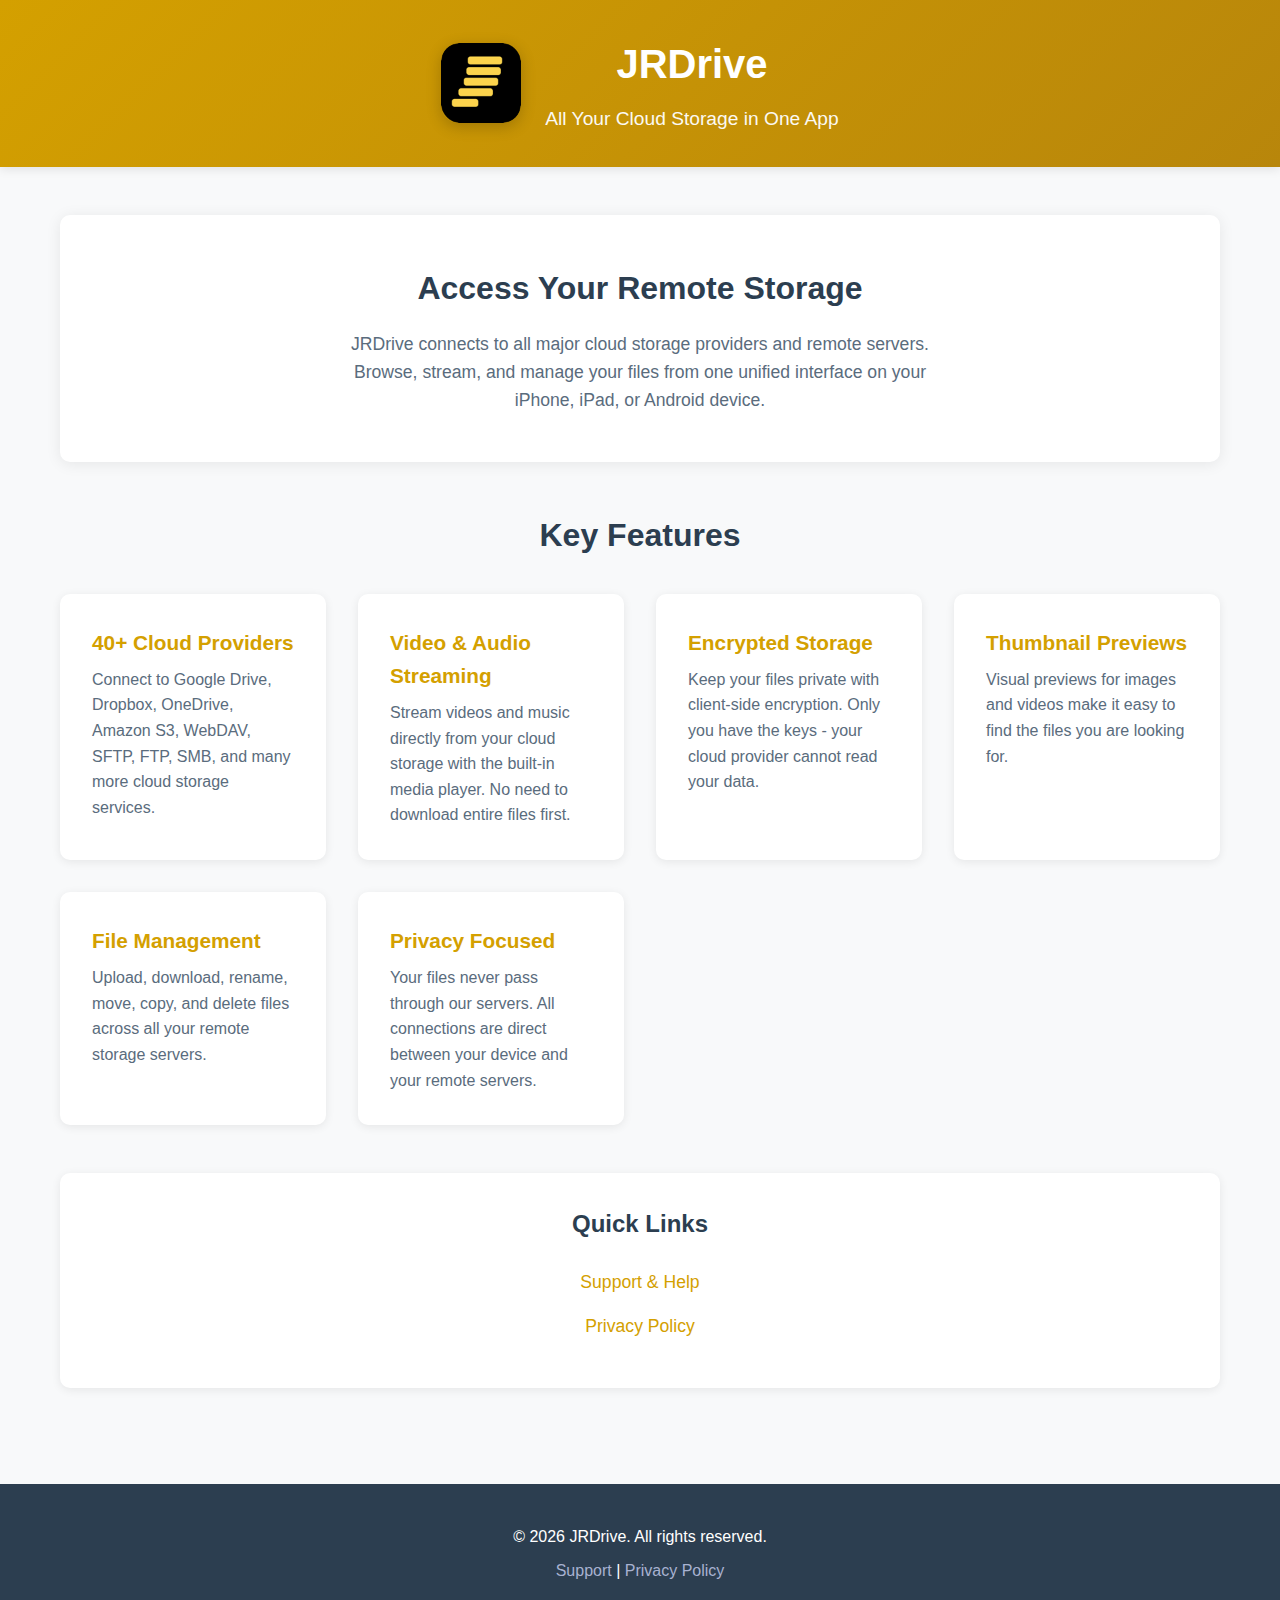
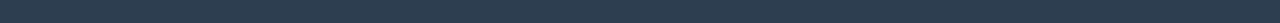
<file: index.html>
<!DOCTYPE html>
<html lang="en">
<head>
    <meta charset="UTF-8">
    <meta name="viewport" content="width=device-width, initial-scale=1.0">
    <title>JRDrive - Cloud Storage Manager for iOS & Android</title>

    <!-- Favicon -->
    <link rel="icon" type="image/png" href="assets/images/favicon.png">
    <link rel="icon" type="image/png" sizes="16x16" href="assets/images/favicon-16.png">
    <link rel="icon" type="image/png" sizes="32x32" href="assets/images/favicon-32.png">
    <link rel="apple-touch-icon" sizes="180x180" href="assets/images/icon-180.png">
    <link rel="apple-touch-icon" sizes="120x120" href="assets/images/icon-120.png">

    <link rel="stylesheet" href="styles.css">
</head>
<body>
    <header>
        <div class="container">
            <div class="header-content">
                <img src="assets/images/icon-120.png" alt="JRDrive Logo" class="app-icon">
                <div>
                    <h1><a href="index.html">JRDrive</a></h1>
                    <p class="tagline">All Your Cloud Storage in One App</p>
                </div>
            </div>
        </div>
    </header>

    <main>
        <div class="container">
            <div class="hero">
                <h2>Access Your Remote Storage</h2>
                <p>JRDrive connects to all major cloud storage providers and remote servers. Browse, stream, and manage your files from one unified interface on your iPhone, iPad, or Android device.</p>
            </div>

            <section class="features">
                <h2>Key Features</h2>
                <div class="feature-grid">
                    <div class="feature">
                        <h3>40+ Cloud Providers</h3>
                        <p>Connect to Google Drive, Dropbox, OneDrive, Amazon S3, WebDAV, SFTP, FTP, SMB, and many more cloud storage services.</p>
                    </div>
                    <div class="feature">
                        <h3>Video & Audio Streaming</h3>
                        <p>Stream videos and music directly from your cloud storage with the built-in media player. No need to download entire files first.</p>
                    </div>
                    <div class="feature">
                        <h3>Encrypted Storage</h3>
                        <p>Keep your files private with client-side encryption. Only you have the keys - your cloud provider cannot read your data.</p>
                    </div>
                    <div class="feature">
                        <h3>Thumbnail Previews</h3>
                        <p>Visual previews for images and videos make it easy to find the files you are looking for.</p>
                    </div>
                    <div class="feature">
                        <h3>File Management</h3>
                        <p>Upload, download, rename, move, copy, and delete files across all your remote storage servers.</p>
                    </div>
                    <div class="feature">
                        <h3>Privacy Focused</h3>
                        <p>Your files never pass through our servers. All connections are direct between your device and your remote servers.</p>
                    </div>
                </div>
            </section>

            <section class="links">
                <h2>Quick Links</h2>
                <ul>
                    <li><a href="support.html">Support & Help</a></li>
                    <li><a href="privacy.html">Privacy Policy</a></li>
                </ul>
            </section>
        </div>
    </main>

    <footer>
        <div class="container">
            <p>&copy; 2026 JRDrive. All rights reserved.</p>
            <p><a href="support.html">Support</a> | <a href="privacy.html">Privacy Policy</a></p>
        </div>
    </footer>
</body>
</html>
</file>
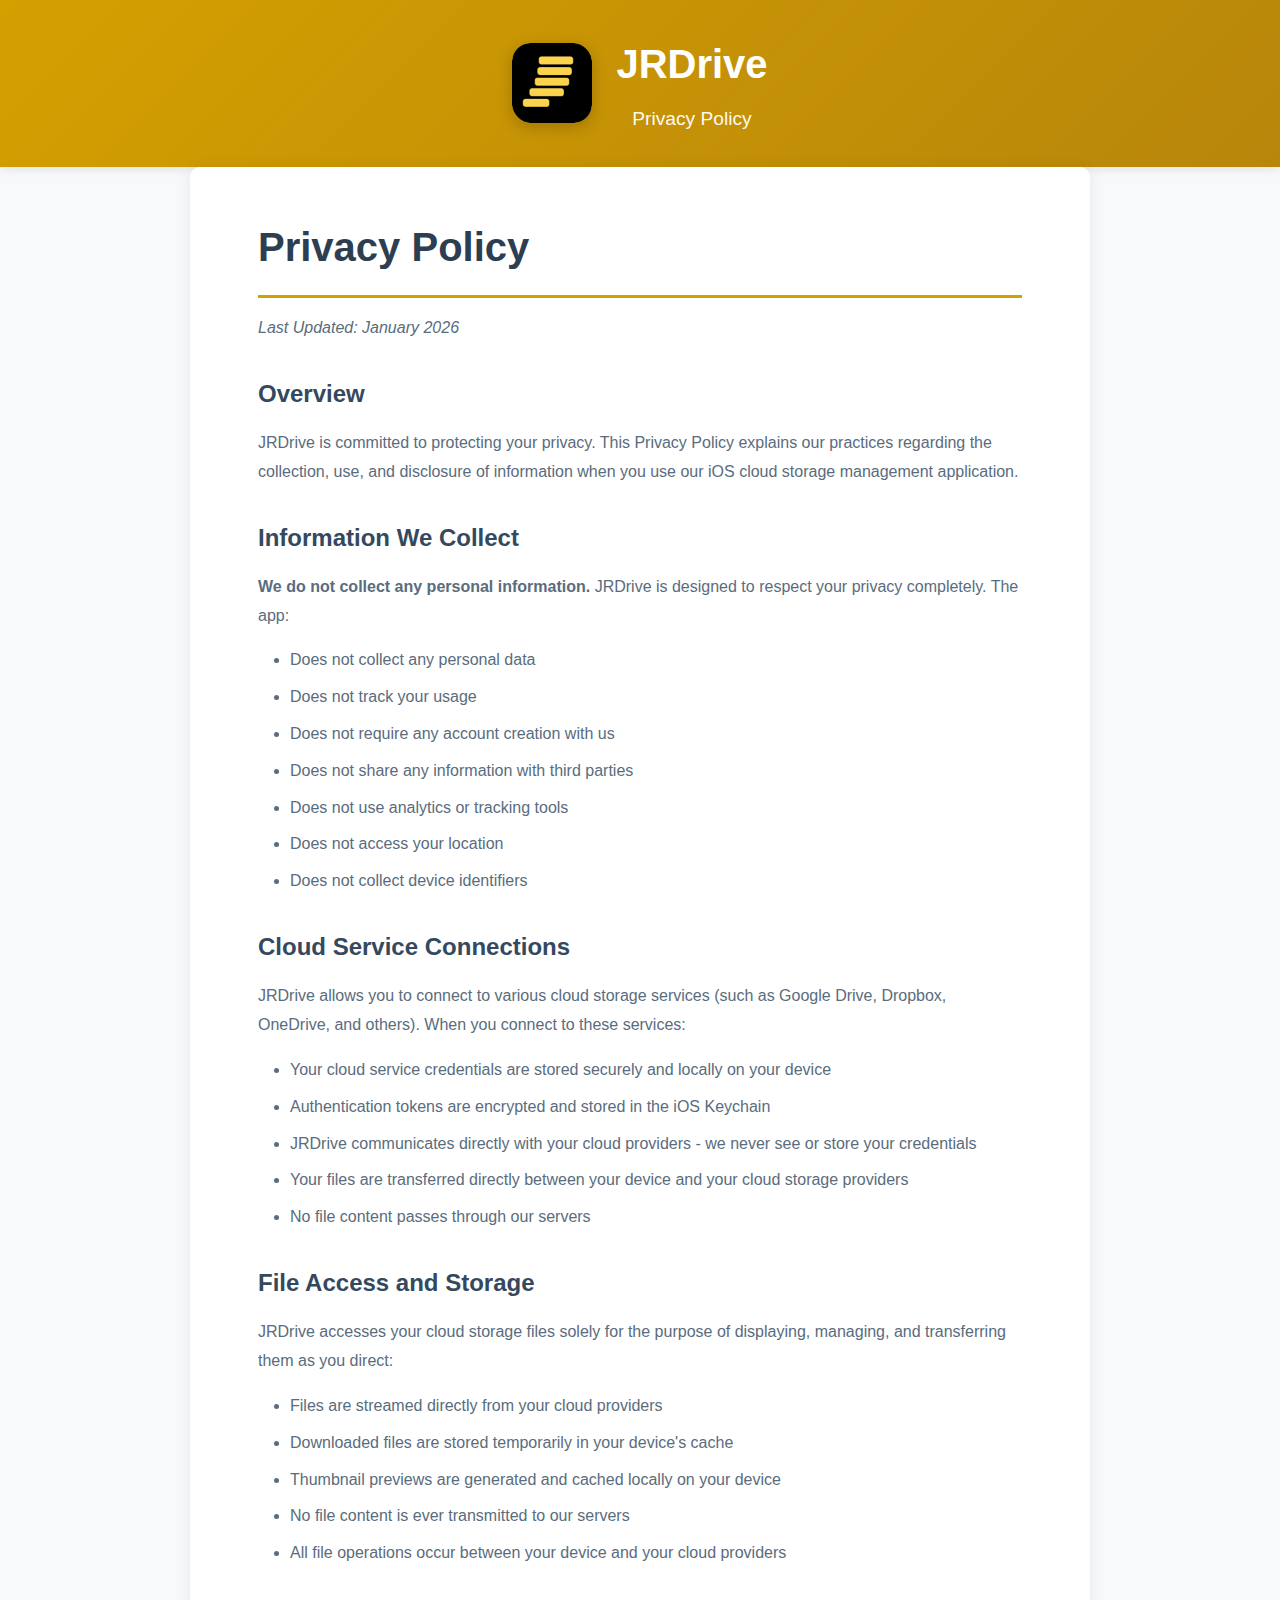
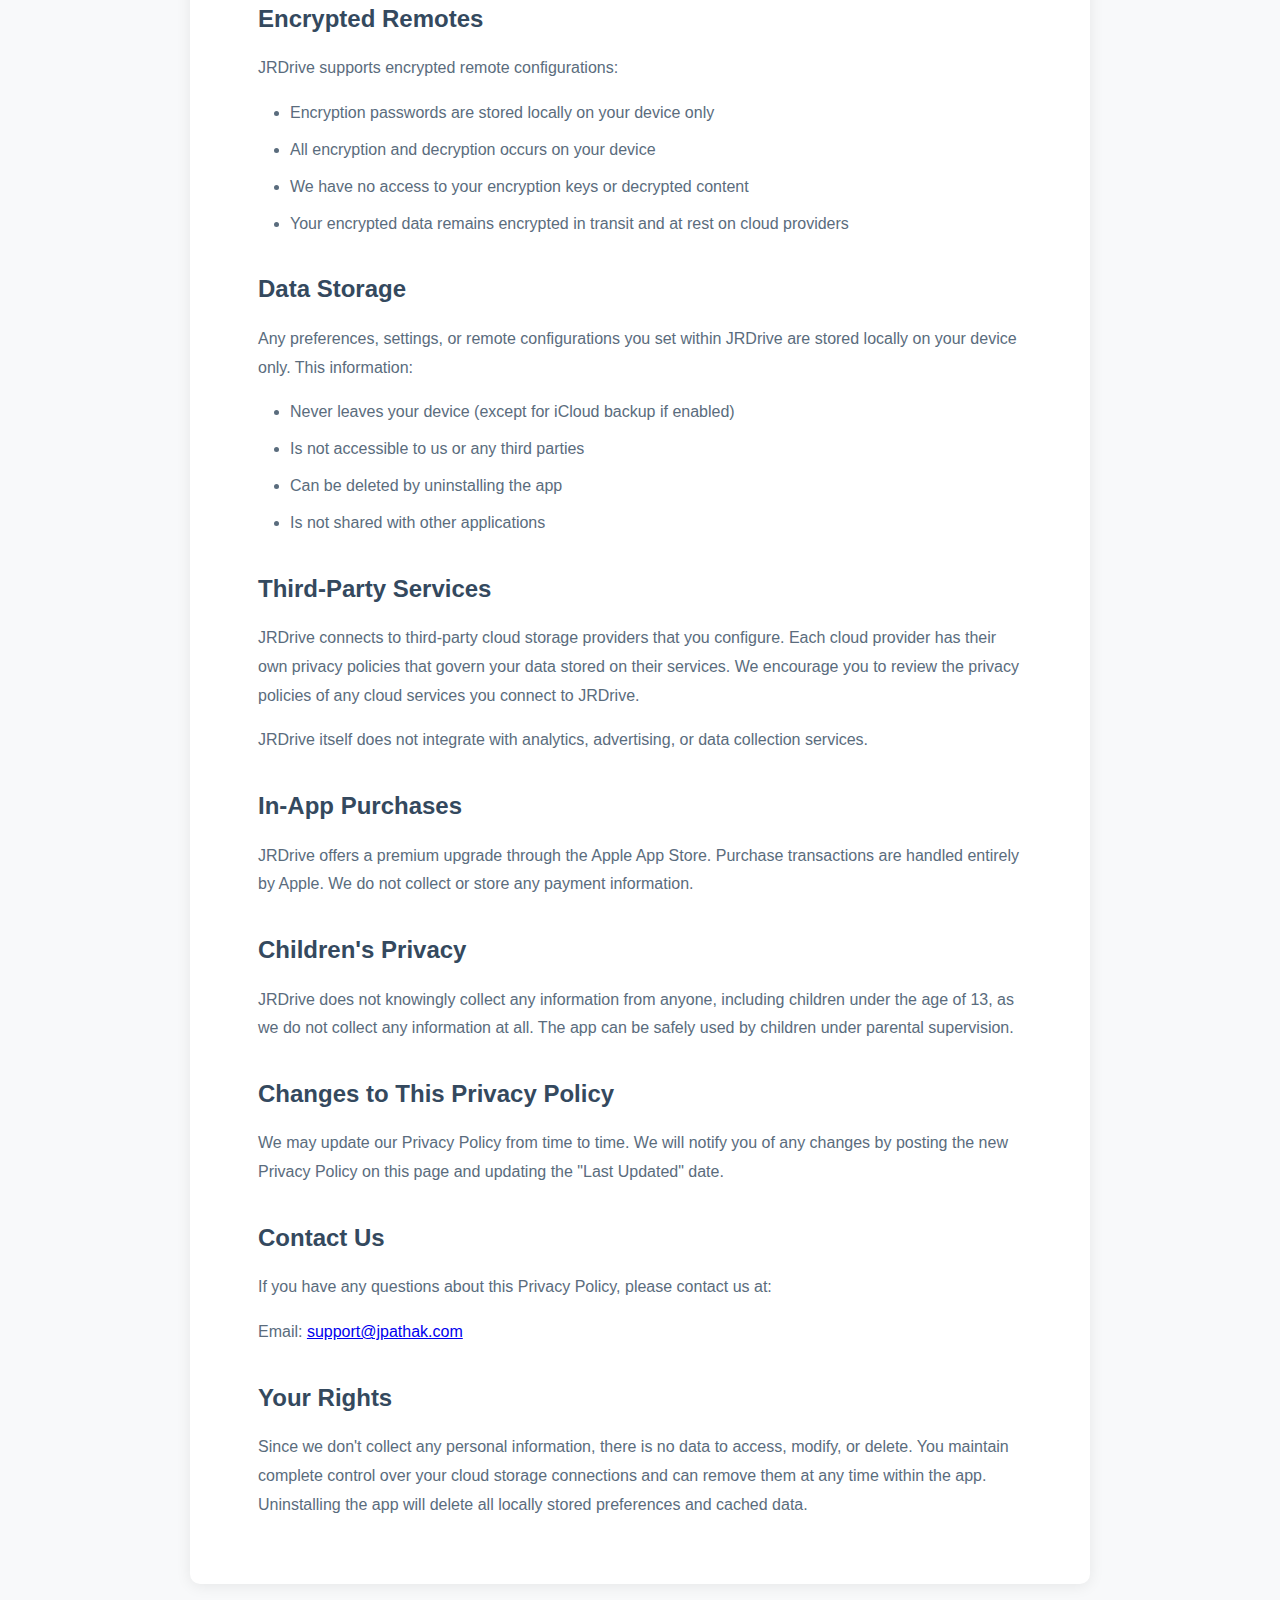
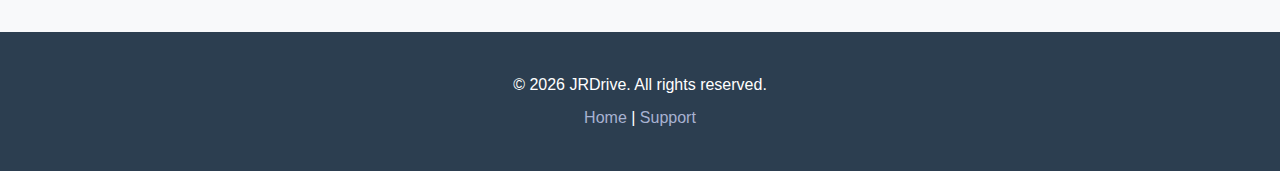
<file: privacy.html>
<!DOCTYPE html>
<html lang="en">
<head>
    <meta charset="UTF-8">
    <meta name="viewport" content="width=device-width, initial-scale=1.0">
    <title>Privacy Policy - JRDrive</title>

    <!-- Favicon -->
    <link rel="icon" type="image/png" href="assets/images/favicon.png">
    <link rel="icon" type="image/png" sizes="16x16" href="assets/images/favicon-16.png">
    <link rel="icon" type="image/png" sizes="32x32" href="assets/images/favicon-32.png">
    <link rel="apple-touch-icon" sizes="180x180" href="assets/images/icon-180.png">
    <link rel="apple-touch-icon" sizes="120x120" href="assets/images/icon-120.png">

    <link rel="stylesheet" href="styles.css">
</head>
<body>
    <header>
        <div class="container">
            <div class="header-content">
                <img src="assets/images/icon-120.png" alt="JRDrive Logo" class="app-icon">
                <div>
                    <h1><a href="index.html">JRDrive</a></h1>
                    <p class="tagline">Privacy Policy</p>
                </div>
            </div>
        </div>
    </header>

    <main class="policy-content">
        <div class="container">
            <h2>Privacy Policy</h2>
            <p class="last-updated">Last Updated: January 2026</p>

            <section>
                <h3>Overview</h3>
                <p>JRDrive is committed to protecting your privacy. This Privacy Policy explains our practices regarding the collection, use, and disclosure of information when you use our iOS cloud storage management application.</p>
            </section>

            <section>
                <h3>Information We Collect</h3>
                <p><strong>We do not collect any personal information.</strong> JRDrive is designed to respect your privacy completely. The app:</p>
                <ul>
                    <li>Does not collect any personal data</li>
                    <li>Does not track your usage</li>
                    <li>Does not require any account creation with us</li>
                    <li>Does not share any information with third parties</li>
                    <li>Does not use analytics or tracking tools</li>
                    <li>Does not access your location</li>
                    <li>Does not collect device identifiers</li>
                </ul>
            </section>

            <section>
                <h3>Cloud Service Connections</h3>
                <p>JRDrive allows you to connect to various cloud storage services (such as Google Drive, Dropbox, OneDrive, and others). When you connect to these services:</p>
                <ul>
                    <li>Your cloud service credentials are stored securely and locally on your device</li>
                    <li>Authentication tokens are encrypted and stored in the iOS Keychain</li>
                    <li>JRDrive communicates directly with your cloud providers - we never see or store your credentials</li>
                    <li>Your files are transferred directly between your device and your cloud storage providers</li>
                    <li>No file content passes through our servers</li>
                </ul>
            </section>

            <section>
                <h3>File Access and Storage</h3>
                <p>JRDrive accesses your cloud storage files solely for the purpose of displaying, managing, and transferring them as you direct:</p>
                <ul>
                    <li>Files are streamed directly from your cloud providers</li>
                    <li>Downloaded files are stored temporarily in your device's cache</li>
                    <li>Thumbnail previews are generated and cached locally on your device</li>
                    <li>No file content is ever transmitted to our servers</li>
                    <li>All file operations occur between your device and your cloud providers</li>
                </ul>
            </section>

            <section>
                <h3>Encrypted Remotes</h3>
                <p>JRDrive supports encrypted remote configurations:</p>
                <ul>
                    <li>Encryption passwords are stored locally on your device only</li>
                    <li>All encryption and decryption occurs on your device</li>
                    <li>We have no access to your encryption keys or decrypted content</li>
                    <li>Your encrypted data remains encrypted in transit and at rest on cloud providers</li>
                </ul>
            </section>

            <section>
                <h3>Data Storage</h3>
                <p>Any preferences, settings, or remote configurations you set within JRDrive are stored locally on your device only. This information:</p>
                <ul>
                    <li>Never leaves your device (except for iCloud backup if enabled)</li>
                    <li>Is not accessible to us or any third parties</li>
                    <li>Can be deleted by uninstalling the app</li>
                    <li>Is not shared with other applications</li>
                </ul>
            </section>

            <section>
                <h3>Third-Party Services</h3>
                <p>JRDrive connects to third-party cloud storage providers that you configure. Each cloud provider has their own privacy policies that govern your data stored on their services. We encourage you to review the privacy policies of any cloud services you connect to JRDrive.</p>
                <p>JRDrive itself does not integrate with analytics, advertising, or data collection services.</p>
            </section>

            <section>
                <h3>In-App Purchases</h3>
                <p>JRDrive offers a premium upgrade through the Apple App Store. Purchase transactions are handled entirely by Apple. We do not collect or store any payment information.</p>
            </section>

            <section>
                <h3>Children's Privacy</h3>
                <p>JRDrive does not knowingly collect any information from anyone, including children under the age of 13, as we do not collect any information at all. The app can be safely used by children under parental supervision.</p>
            </section>

            <section>
                <h3>Changes to This Privacy Policy</h3>
                <p>We may update our Privacy Policy from time to time. We will notify you of any changes by posting the new Privacy Policy on this page and updating the "Last Updated" date.</p>
            </section>

            <section>
                <h3>Contact Us</h3>
                <p>If you have any questions about this Privacy Policy, please contact us at:</p>
                <p>Email: <a href="mailto:support@jpathak.com">support@jpathak.com</a></p>
            </section>

            <section>
                <h3>Your Rights</h3>
                <p>Since we don't collect any personal information, there is no data to access, modify, or delete. You maintain complete control over your cloud storage connections and can remove them at any time within the app. Uninstalling the app will delete all locally stored preferences and cached data.</p>
            </section>
        </div>
    </main>

    <footer>
        <div class="container">
            <p>&copy; 2026 JRDrive. All rights reserved.</p>
            <p><a href="index.html">Home</a> | <a href="support.html">Support</a></p>
        </div>
    </footer>
</body>
</html>
</file>
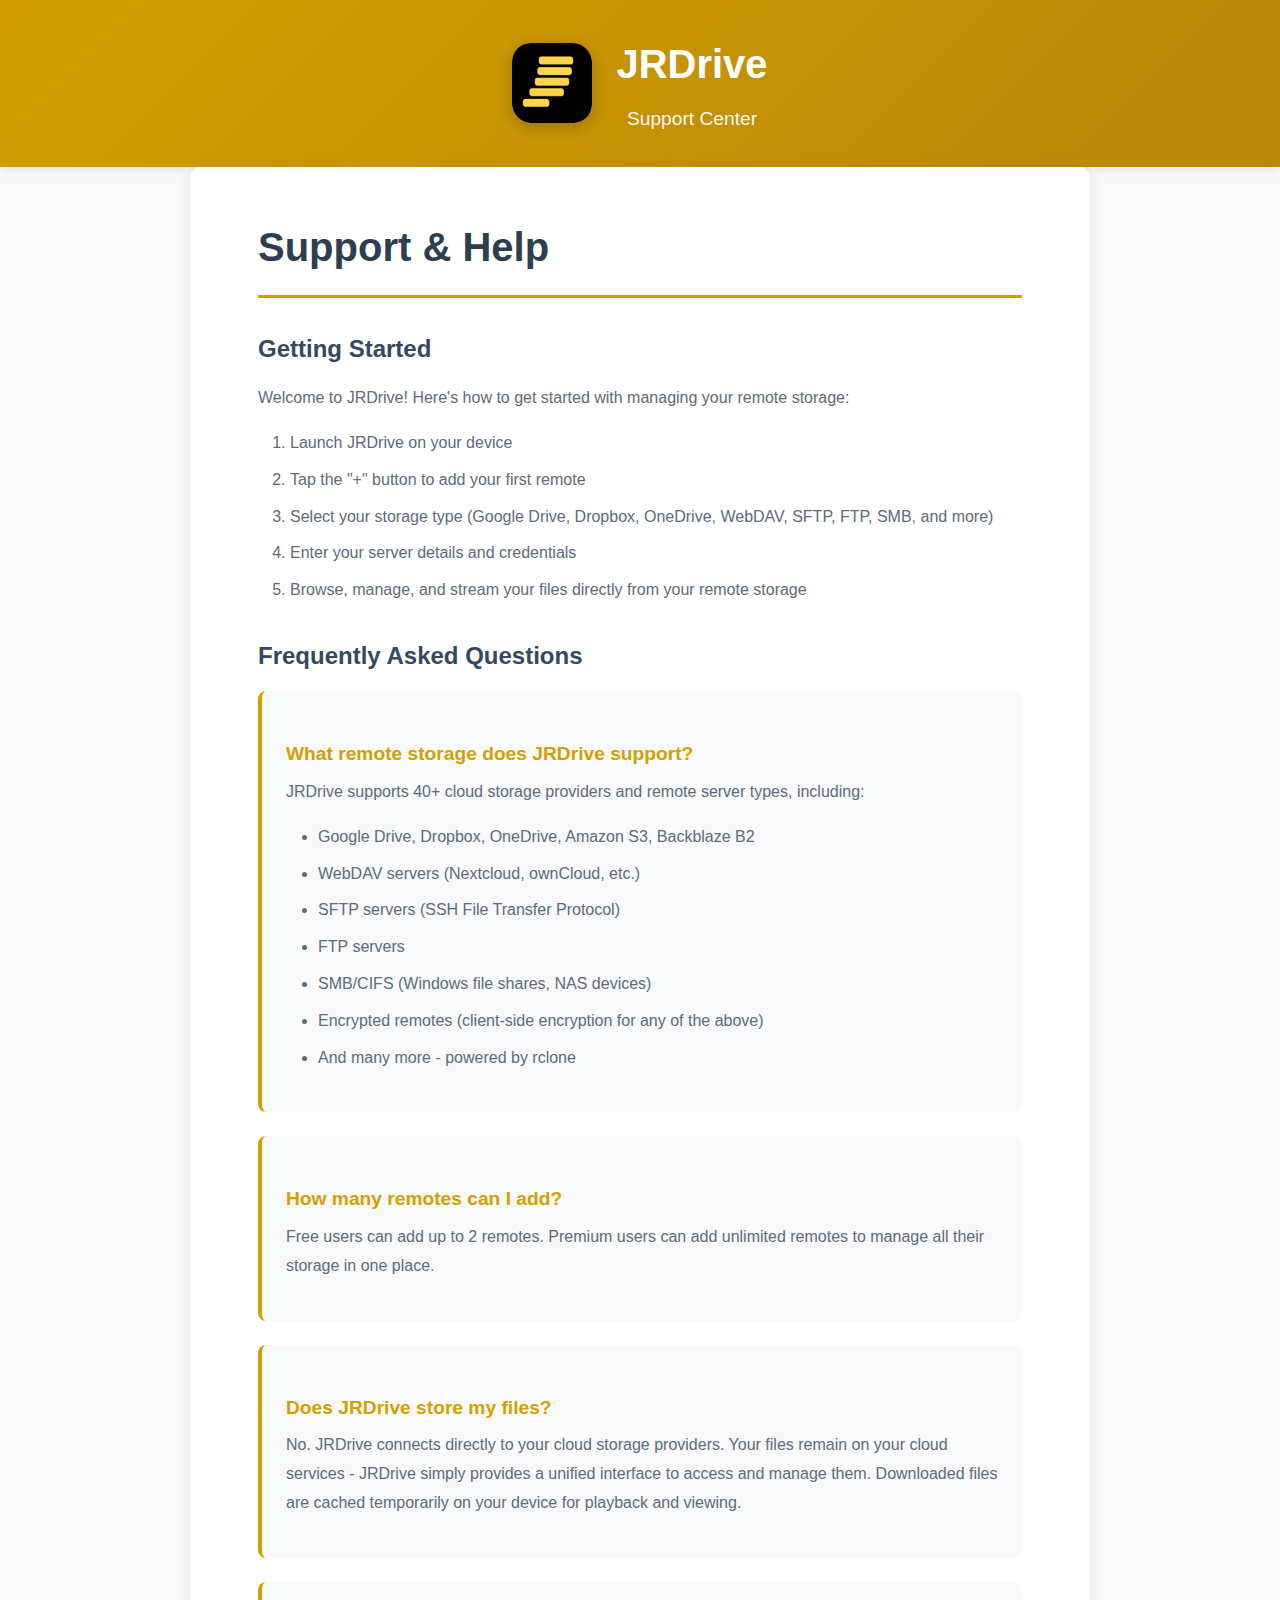
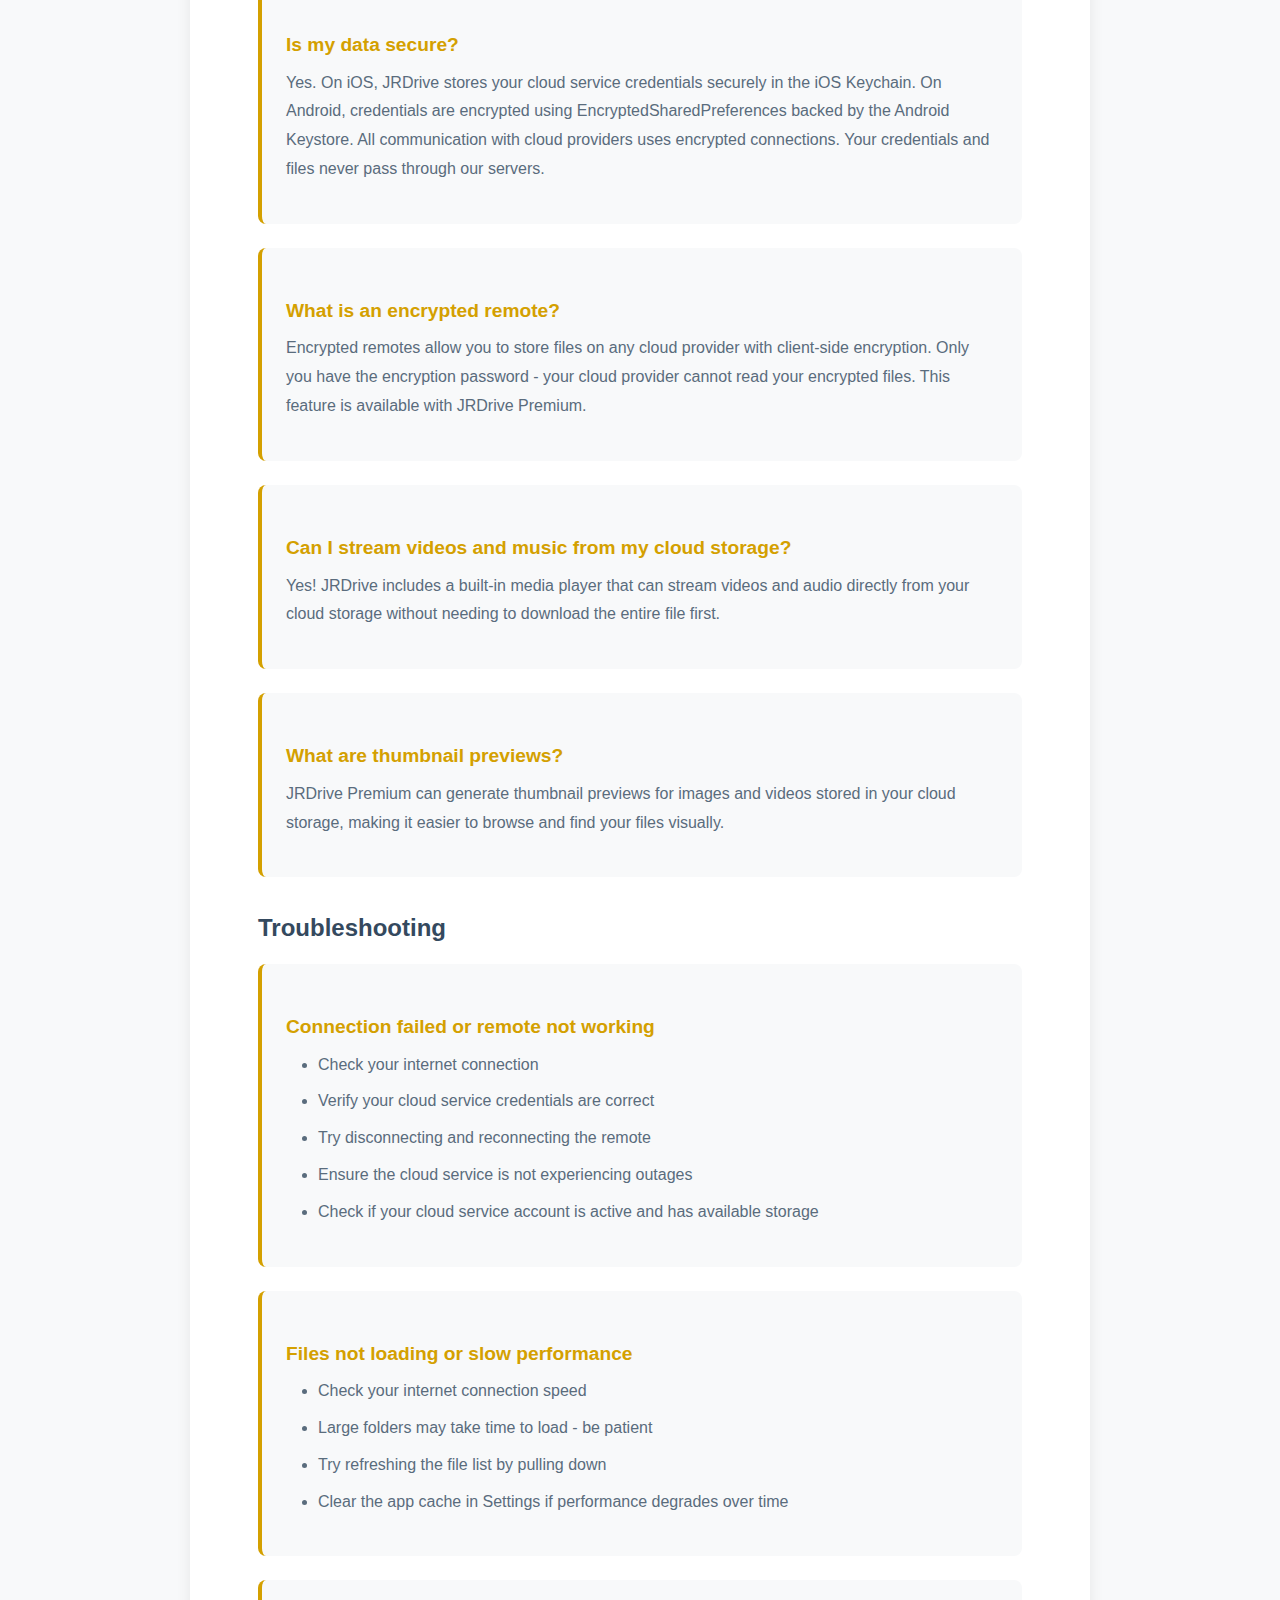
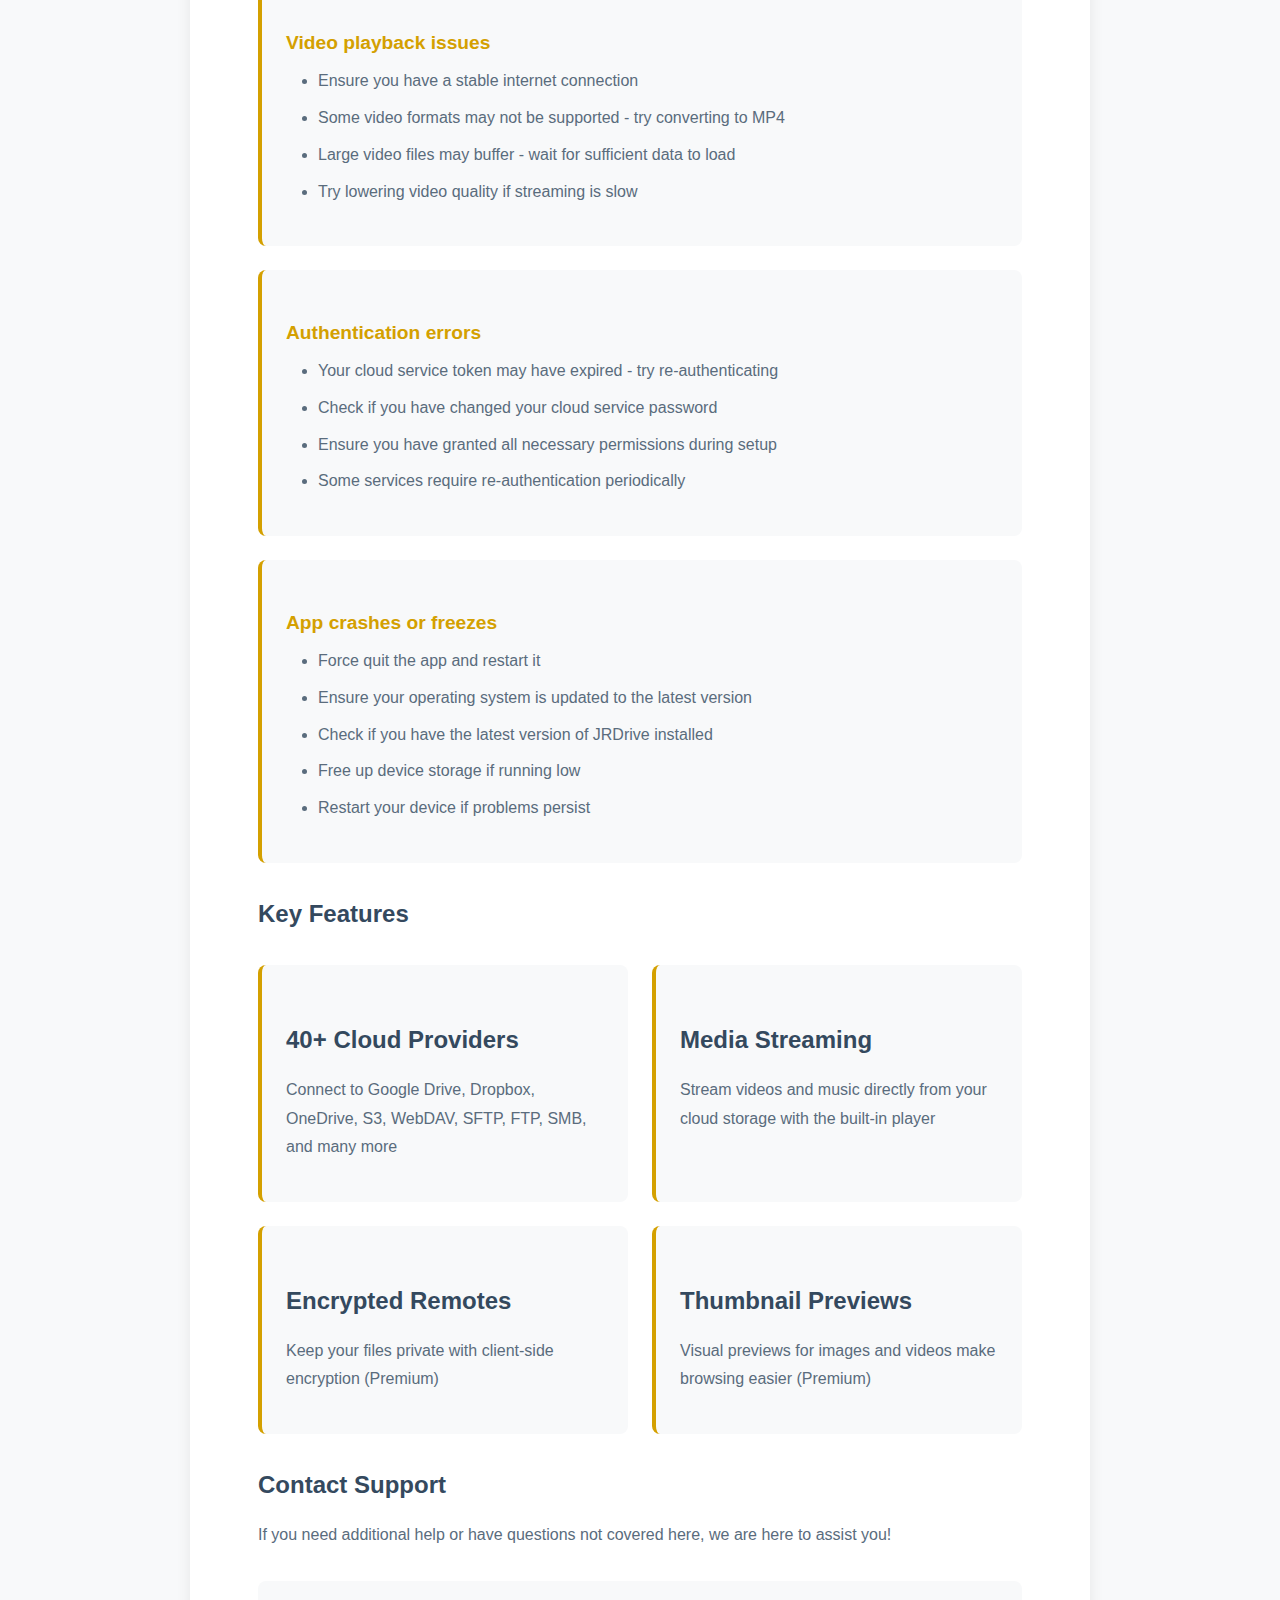
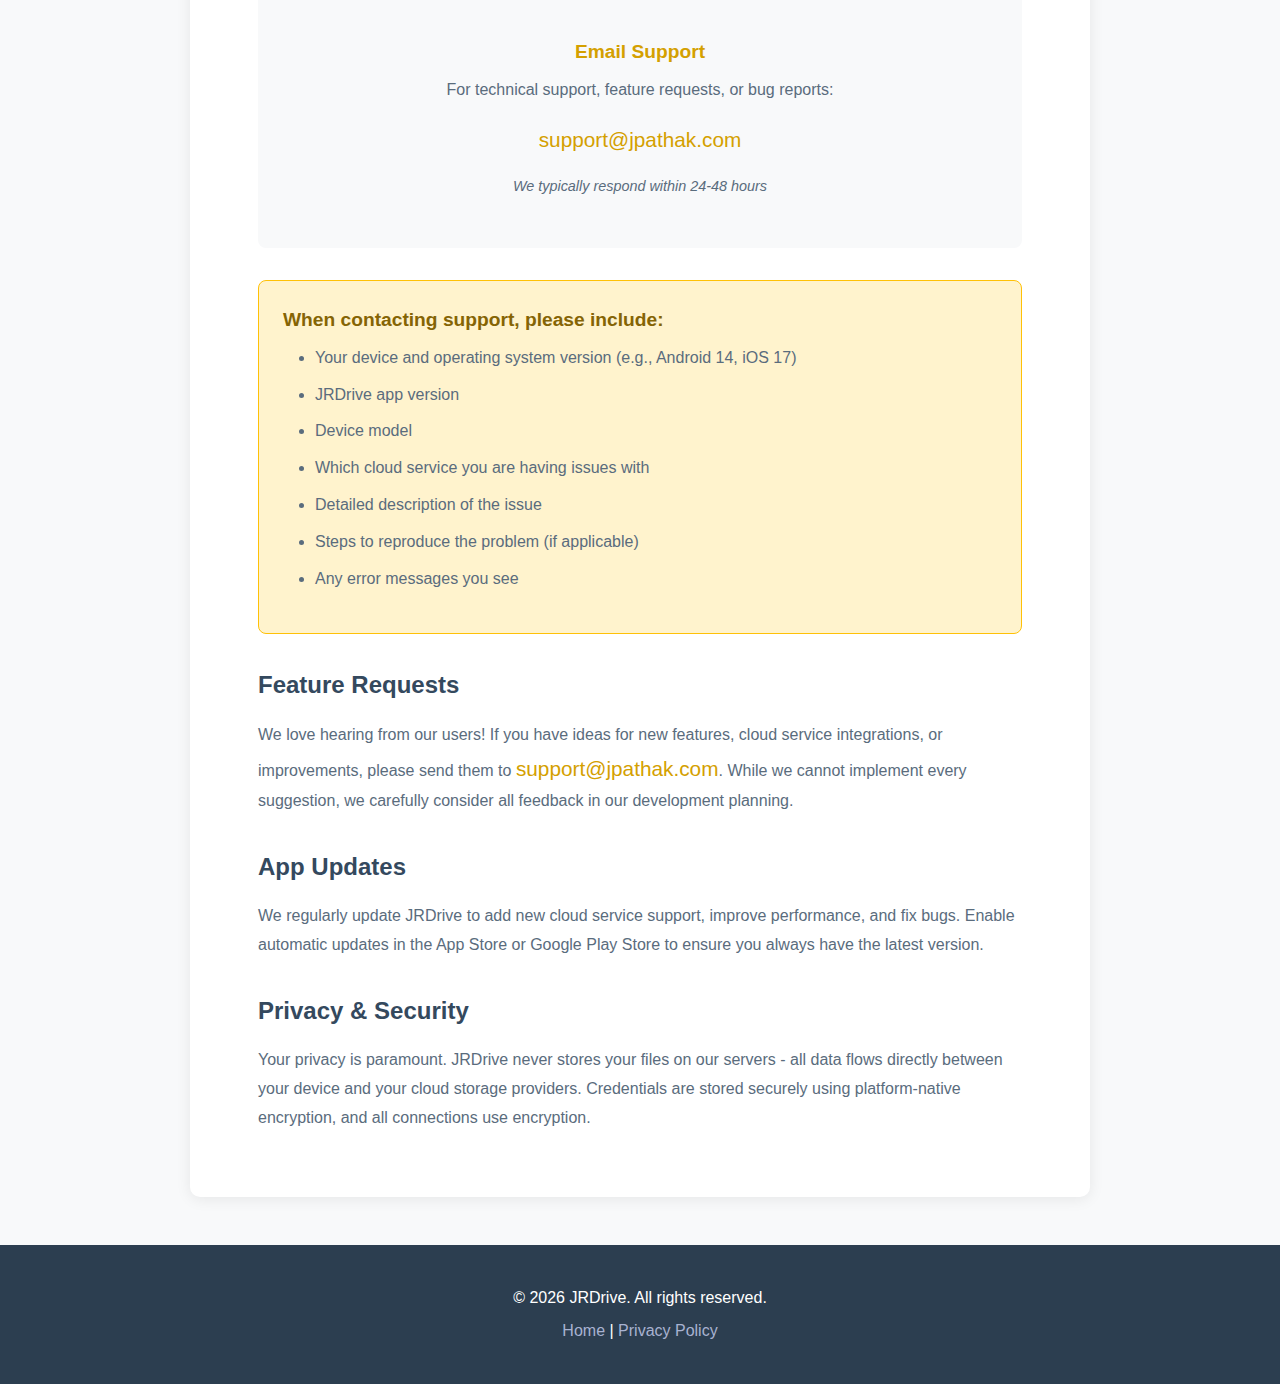
<file: support.html>
<!DOCTYPE html>
<html lang="en">
<head>
    <meta charset="UTF-8">
    <meta name="viewport" content="width=device-width, initial-scale=1.0">
    <title>Support - JRDrive</title>

    <!-- Favicon -->
    <link rel="icon" type="image/png" href="assets/images/favicon.png">
    <link rel="icon" type="image/png" sizes="16x16" href="assets/images/favicon-16.png">
    <link rel="icon" type="image/png" sizes="32x32" href="assets/images/favicon-32.png">
    <link rel="apple-touch-icon" sizes="180x180" href="assets/images/icon-180.png">
    <link rel="apple-touch-icon" sizes="120x120" href="assets/images/icon-120.png">

    <link rel="stylesheet" href="styles.css">
</head>
<body>
    <header>
        <div class="container">
            <div class="header-content">
                <img src="assets/images/icon-120.png" alt="JRDrive Logo" class="app-icon">
                <div>
                    <h1><a href="index.html">JRDrive</a></h1>
                    <p class="tagline">Support Center</p>
                </div>
            </div>
        </div>
    </header>

    <main class="support-content">
        <div class="container">
            <h2>Support & Help</h2>

            <section>
                <h3>Getting Started</h3>
                <p>Welcome to JRDrive! Here's how to get started with managing your remote storage:</p>
                <ol>
                    <li>Launch JRDrive on your device</li>
                    <li>Tap the "+" button to add your first remote</li>
                    <li>Select your storage type (Google Drive, Dropbox, OneDrive, WebDAV, SFTP, FTP, SMB, and more)</li>
                    <li>Enter your server details and credentials</li>
                    <li>Browse, manage, and stream your files directly from your remote storage</li>
                </ol>
            </section>

            <section>
                <h3>Frequently Asked Questions</h3>

                <div class="faq-item">
                    <h4>What remote storage does JRDrive support?</h4>
                    <p>JRDrive supports 40+ cloud storage providers and remote server types, including:</p>
                    <ul>
                        <li>Google Drive, Dropbox, OneDrive, Amazon S3, Backblaze B2</li>
                        <li>WebDAV servers (Nextcloud, ownCloud, etc.)</li>
                        <li>SFTP servers (SSH File Transfer Protocol)</li>
                        <li>FTP servers</li>
                        <li>SMB/CIFS (Windows file shares, NAS devices)</li>
                        <li>Encrypted remotes (client-side encryption for any of the above)</li>
                        <li>And many more - powered by rclone</li>
                    </ul>
                </div>

                <div class="faq-item">
                    <h4>How many remotes can I add?</h4>
                    <p>Free users can add up to 2 remotes. Premium users can add unlimited remotes to manage all their storage in one place.</p>
                </div>

                <div class="faq-item">
                    <h4>Does JRDrive store my files?</h4>
                    <p>No. JRDrive connects directly to your cloud storage providers. Your files remain on your cloud services - JRDrive simply provides a unified interface to access and manage them. Downloaded files are cached temporarily on your device for playback and viewing.</p>
                </div>

                <div class="faq-item">
                    <h4>Is my data secure?</h4>
                    <p>Yes. On iOS, JRDrive stores your cloud service credentials securely in the iOS Keychain. On Android, credentials are encrypted using EncryptedSharedPreferences backed by the Android Keystore. All communication with cloud providers uses encrypted connections. Your credentials and files never pass through our servers.</p>
                </div>

                <div class="faq-item">
                    <h4>What is an encrypted remote?</h4>
                    <p>Encrypted remotes allow you to store files on any cloud provider with client-side encryption. Only you have the encryption password - your cloud provider cannot read your encrypted files. This feature is available with JRDrive Premium.</p>
                </div>

                <div class="faq-item">
                    <h4>Can I stream videos and music from my cloud storage?</h4>
                    <p>Yes! JRDrive includes a built-in media player that can stream videos and audio directly from your cloud storage without needing to download the entire file first.</p>
                </div>

                <div class="faq-item">
                    <h4>What are thumbnail previews?</h4>
                    <p>JRDrive Premium can generate thumbnail previews for images and videos stored in your cloud storage, making it easier to browse and find your files visually.</p>
                </div>
            </section>

            <section>
                <h3>Troubleshooting</h3>

                <div class="troubleshooting-item">
                    <h4>Connection failed or remote not working</h4>
                    <ul>
                        <li>Check your internet connection</li>
                        <li>Verify your cloud service credentials are correct</li>
                        <li>Try disconnecting and reconnecting the remote</li>
                        <li>Ensure the cloud service is not experiencing outages</li>
                        <li>Check if your cloud service account is active and has available storage</li>
                    </ul>
                </div>

                <div class="troubleshooting-item">
                    <h4>Files not loading or slow performance</h4>
                    <ul>
                        <li>Check your internet connection speed</li>
                        <li>Large folders may take time to load - be patient</li>
                        <li>Try refreshing the file list by pulling down</li>
                        <li>Clear the app cache in Settings if performance degrades over time</li>
                    </ul>
                </div>

                <div class="troubleshooting-item">
                    <h4>Video playback issues</h4>
                    <ul>
                        <li>Ensure you have a stable internet connection</li>
                        <li>Some video formats may not be supported - try converting to MP4</li>
                        <li>Large video files may buffer - wait for sufficient data to load</li>
                        <li>Try lowering video quality if streaming is slow</li>
                    </ul>
                </div>

                <div class="troubleshooting-item">
                    <h4>Authentication errors</h4>
                    <ul>
                        <li>Your cloud service token may have expired - try re-authenticating</li>
                        <li>Check if you have changed your cloud service password</li>
                        <li>Ensure you have granted all necessary permissions during setup</li>
                        <li>Some services require re-authentication periodically</li>
                    </ul>
                </div>

                <div class="troubleshooting-item">
                    <h4>App crashes or freezes</h4>
                    <ul>
                        <li>Force quit the app and restart it</li>
                        <li>Ensure your operating system is updated to the latest version</li>
                        <li>Check if you have the latest version of JRDrive installed</li>
                        <li>Free up device storage if running low</li>
                        <li>Restart your device if problems persist</li>
                    </ul>
                </div>
            </section>

            <section>
                <h3>Key Features</h3>
                <div class="features-grid">
                    <div class="feature-item">
                        <h3>40+ Cloud Providers</h3>
                        <p>Connect to Google Drive, Dropbox, OneDrive, S3, WebDAV, SFTP, FTP, SMB, and many more</p>
                    </div>
                    <div class="feature-item">
                        <h3>Media Streaming</h3>
                        <p>Stream videos and music directly from your cloud storage with the built-in player</p>
                    </div>
                    <div class="feature-item">
                        <h3>Encrypted Remotes</h3>
                        <p>Keep your files private with client-side encryption (Premium)</p>
                    </div>
                    <div class="feature-item">
                        <h3>Thumbnail Previews</h3>
                        <p>Visual previews for images and videos make browsing easier (Premium)</p>
                    </div>
                </div>
            </section>

            <section>
                <h3>Contact Support</h3>
                <p>If you need additional help or have questions not covered here, we are here to assist you!</p>

                <div class="contact-methods">
                    <div class="contact-item">
                        <h4>Email Support</h4>
                        <p>For technical support, feature requests, or bug reports:</p>
                        <p><a href="mailto:support@jpathak.com" class="email-link">support@jpathak.com</a></p>
                        <p class="response-time">We typically respond within 24-48 hours</p>
                    </div>
                </div>

                <div class="support-tips">
                    <h4>When contacting support, please include:</h4>
                    <ul>
                        <li>Your device and operating system version (e.g., Android 14, iOS 17)</li>
                        <li>JRDrive app version</li>
                        <li>Device model</li>
                        <li>Which cloud service you are having issues with</li>
                        <li>Detailed description of the issue</li>
                        <li>Steps to reproduce the problem (if applicable)</li>
                        <li>Any error messages you see</li>
                    </ul>
                </div>
            </section>

            <section>
                <h3>Feature Requests</h3>
                <p>We love hearing from our users! If you have ideas for new features, cloud service integrations, or improvements, please send them to <a href="mailto:support@jpathak.com" class="email-link">support@jpathak.com</a>. While we cannot implement every suggestion, we carefully consider all feedback in our development planning.</p>
            </section>

            <section>
                <h3>App Updates</h3>
                <p>We regularly update JRDrive to add new cloud service support, improve performance, and fix bugs. Enable automatic updates in the App Store or Google Play Store to ensure you always have the latest version.</p>
            </section>

            <section>
                <h3>Privacy & Security</h3>
                <p>Your privacy is paramount. JRDrive never stores your files on our servers - all data flows directly between your device and your cloud storage providers. Credentials are stored securely using platform-native encryption, and all connections use encryption.</p>
            </section>
        </div>
    </main>

    <footer>
        <div class="container">
            <p>&copy; 2026 JRDrive. All rights reserved.</p>
            <p><a href="index.html">Home</a> | <a href="privacy.html">Privacy Policy</a></p>
        </div>
    </footer>
</body>
</html>
</file>
<file: styles.css>
* {
    margin: 0;
    padding: 0;
    box-sizing: border-box;
}

body {
    font-family: -apple-system, BlinkMacSystemFont, 'Segoe UI', Roboto, 'Helvetica Neue', Arial, sans-serif;
    line-height: 1.6;
    color: #333;
    background-color: #f8f9fa;
}

.container {
    max-width: 1200px;
    margin: 0 auto;
    padding: 0 20px;
}

header {
    background: linear-gradient(135deg, #d4a000 0%, #b8860b 100%);
    color: white;
    padding: 2rem 0;
    text-align: center;
    box-shadow: 0 2px 10px rgba(0,0,0,0.1);
}

.header-content {
    display: flex;
    align-items: center;
    justify-content: center;
    gap: 1.5rem;
}

.app-icon {
    width: 80px;
    height: 80px;
    border-radius: 18px;
    box-shadow: 0 4px 15px rgba(0,0,0,0.2);
}

header h1 {
    font-size: 2.5rem;
    margin-bottom: 0.5rem;
    font-weight: 700;
}

header h1 a {
    color: white;
    text-decoration: none;
}

header h1 a:hover {
    opacity: 0.9;
}

.tagline {
    font-size: 1.2rem;
    opacity: 0.95;
    font-weight: 300;
}

main {
    padding: 3rem 0;
    min-height: calc(100vh - 200px);
}

.hero {
    text-align: center;
    padding: 3rem 0;
    background: white;
    border-radius: 10px;
    margin-bottom: 3rem;
    box-shadow: 0 2px 15px rgba(0,0,0,0.08);
}

.hero h2 {
    font-size: 2rem;
    margin-bottom: 1rem;
    color: #2c3e50;
}

.hero p {
    font-size: 1.1rem;
    color: #5a6c7d;
    max-width: 600px;
    margin: 0 auto;
}

.features {
    margin-bottom: 3rem;
}

.features h2 {
    text-align: center;
    font-size: 2rem;
    margin-bottom: 2rem;
    color: #2c3e50;
}

.feature-grid {
    display: grid;
    grid-template-columns: repeat(auto-fit, minmax(250px, 1fr));
    gap: 2rem;
}

.feature {
    background: white;
    padding: 2rem;
    border-radius: 10px;
    box-shadow: 0 2px 10px rgba(0,0,0,0.08);
    transition: transform 0.3s ease, box-shadow 0.3s ease;
}

.feature:hover {
    transform: translateY(-5px);
    box-shadow: 0 5px 20px rgba(0,0,0,0.12);
}

.feature h3 {
    color: #d4a000;
    margin-bottom: 0.5rem;
    font-size: 1.3rem;
}

.feature p {
    color: #5a6c7d;
}

.links {
    text-align: center;
    background: white;
    padding: 2rem;
    border-radius: 10px;
    box-shadow: 0 2px 10px rgba(0,0,0,0.08);
}

.links h2 {
    color: #2c3e50;
    margin-bottom: 1.5rem;
}

.links ul {
    list-style: none;
}

.links li {
    margin: 1rem 0;
}

.links a {
    color: #d4a000;
    text-decoration: none;
    font-size: 1.1rem;
    transition: color 0.3s ease;
}

.links a:hover {
    color: #b8860b;
    text-decoration: underline;
}

.policy-content, .support-content {
    background: white;
    padding: 3rem;
    border-radius: 10px;
    box-shadow: 0 2px 15px rgba(0,0,0,0.08);
    max-width: 900px;
    margin: 0 auto;
}

.policy-content h2, .support-content h2 {
    color: #2c3e50;
    margin-bottom: 1rem;
    font-size: 2.5rem;
    border-bottom: 3px solid #d4a000;
    padding-bottom: 1rem;
}

.policy-content h3, .support-content h3 {
    color: #34495e;
    margin-top: 2rem;
    margin-bottom: 1rem;
    font-size: 1.5rem;
}

.policy-content h4, .support-content h4 {
    color: #d4a000;
    margin-top: 1.5rem;
    margin-bottom: 0.5rem;
    font-size: 1.2rem;
}

.policy-content p, .support-content p {
    margin-bottom: 1rem;
    color: #5a6c7d;
    line-height: 1.8;
}

.policy-content ul, .support-content ul,
.policy-content ol, .support-content ol {
    margin-left: 2rem;
    margin-bottom: 1rem;
    color: #5a6c7d;
}

.policy-content li, .support-content li {
    margin-bottom: 0.5rem;
    line-height: 1.8;
}

.last-updated {
    color: #7f8c8d;
    font-style: italic;
    margin-bottom: 2rem;
}

.faq-item, .troubleshooting-item {
    background: #f8f9fa;
    padding: 1.5rem;
    border-radius: 8px;
    margin-bottom: 1.5rem;
    border-left: 4px solid #d4a000;
}

.contact-methods {
    margin: 2rem 0;
}

.contact-item {
    background: #f8f9fa;
    padding: 2rem;
    border-radius: 8px;
    text-align: center;
}

.email-link {
    font-size: 1.3rem;
    color: #d4a000;
    text-decoration: none;
    font-weight: 500;
}

.email-link:hover {
    color: #b8860b;
    text-decoration: underline;
}

.response-time {
    color: #7f8c8d;
    font-size: 0.9rem;
    margin-top: 0.5rem;
    font-style: italic;
}

.support-tips {
    background: #fff3cd;
    border: 1px solid #ffc107;
    border-radius: 8px;
    padding: 1.5rem;
    margin-top: 2rem;
}

.support-tips h4 {
    color: #856404;
    margin-top: 0;
}

.features-grid {
    display: grid;
    grid-template-columns: repeat(auto-fit, minmax(250px, 1fr));
    gap: 1.5rem;
    margin: 2rem 0;
}

.feature-item {
    background: #f8f9fa;
    padding: 1.5rem;
    border-radius: 8px;
    border-left: 4px solid #d4a000;
}

.feature-item h4 {
    color: #d4a000;
    margin-bottom: 0.5rem;
}

footer {
    background: #2c3e50;
    color: white;
    text-align: center;
    padding: 2rem 0;
    margin-top: 3rem;
}

footer p {
    margin: 0.5rem 0;
}

footer a {
    color: #a8b2d1;
    text-decoration: none;
}

footer a:hover {
    color: white;
    text-decoration: underline;
}

@media (max-width: 768px) {
    .header-content {
        flex-direction: column;
        text-align: center;
    }

    .app-icon {
        width: 60px;
        height: 60px;
    }

    header h1 {
        font-size: 2rem;
    }

    .tagline {
        font-size: 1rem;
    }

    .hero h2 {
        font-size: 1.5rem;
    }

    .hero p {
        font-size: 1rem;
    }

    .feature-grid {
        grid-template-columns: 1fr;
    }

    .policy-content, .support-content {
        padding: 1.5rem;
    }

    .policy-content h2, .support-content h2 {
        font-size: 2rem;
    }
}
</file>
